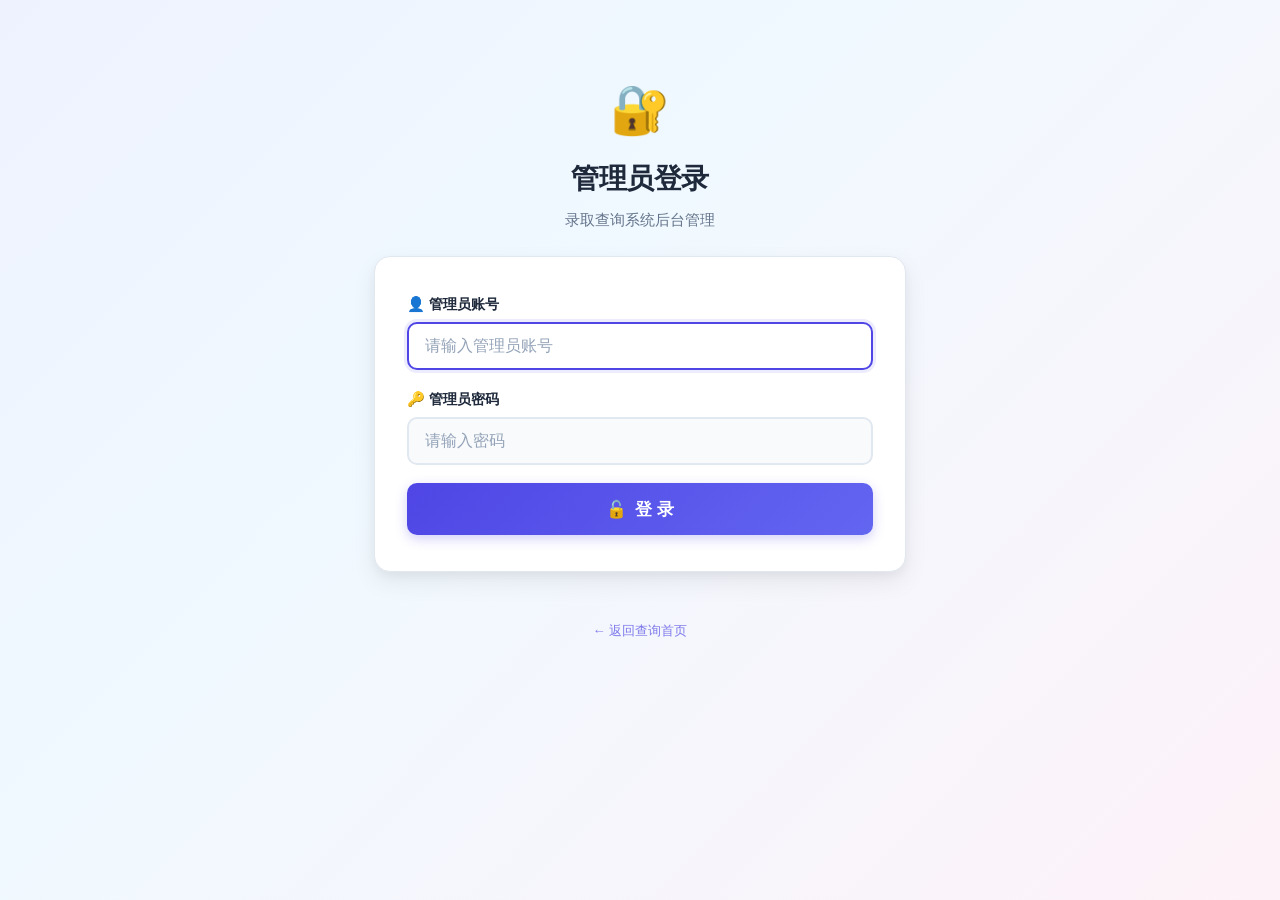
<file: templates/admin_login.html>
<!DOCTYPE html>
<html lang="zh-CN">
<head>
    <meta charset="UTF-8">
    <meta name="viewport" content="width=device-width, initial-scale=1.0">
    <title>管理员登录 - 录取查询系统</title>
    <link rel="stylesheet" href="/static/css/style.css?v={{ app_version }}">
</head>
<body>
    <div class="container">
        <header class="header">
            <div class="header-icon">🔐</div>
            <h1>管理员登录</h1>
            <p class="subtitle">录取查询系统后台管理</p>
        </header>

        <div class="query-card">
            <div class="query-form" id="loginForm">
                <div class="input-group">
                    <label for="usernameInput">
                        <span class="label-icon">👤</span> 管理员账号
                    </label>
                    <input
                        type="text"
                        id="usernameInput"
                        placeholder="请输入管理员账号"
                        autocomplete="off"
                        autofocus
                    >
                </div>
                <div class="input-group">
                    <label for="passwordInput">
                        <span class="label-icon">🔑</span> 管理员密码
                    </label>
                    <input
                        type="password"
                        id="passwordInput"
                        placeholder="请输入密码"
                        autocomplete="off"
                    >
                </div>
                <button class="btn-query" type="button" onclick="doLogin()">
                    <span>🔓</span> 登 录
                </button>
                <p class="form-hint" id="loginMsg" style="display:none;"></p>
            </div>
        </div>

        <footer class="footer">
            <p><a href="/">← 返回查询首页</a></p>
        </footer>
    </div>

    <script>
        async function doLogin() {
            const btn = document.querySelector('.btn-query');
            const msg = document.getElementById('loginMsg');
            msg.style.display = 'none';

            const username = document.getElementById('usernameInput').value.trim();
            const password = document.getElementById('passwordInput').value.trim();

            if (!username || !password) {
                msg.style.display = 'block';
                msg.style.color = '#e74c3c';
                msg.textContent = '请输入账号和密码';
                return;
            }

            btn.disabled = true;
            btn.innerHTML = '<span>⏳</span> 登录中...';

            try {
                const resp = await fetch('/admin/login', {
                    method: 'POST',
                    headers: {'Content-Type': 'application/json'},
                    body: JSON.stringify({ username, password })
                });
                const data = await resp.json();
                if (data.success) {
                    window.location.href = '/admin/dashboard';
                } else {
                    msg.style.display = 'block';
                    msg.style.color = '#e74c3c';
                    msg.textContent = data.message || '登录失败';
                }
            } catch (err) {
                msg.style.display = 'block';
                msg.style.color = '#e74c3c';
                msg.textContent = '网络错误，请重试';
            } finally {
                btn.disabled = false;
                btn.innerHTML = '<span>🔓</span> 登 录';
            }
        }

        // 回车键触发登录
        document.getElementById('passwordInput').addEventListener('keydown', function(e) {
            if (e.key === 'Enter') doLogin();
        });
        document.getElementById('usernameInput').addEventListener('keydown', function(e) {
            if (e.key === 'Enter') doLogin();
        });
    </script>
</body>
</html>
</file>
<file: static/css/style.css>
/* ═══════════════════════════════════════════
   录取查询系统 - 全局样式 v2
   响应式：手机 / 平板 / 桌面
   管理后台 UI 全面优化版
   ═══════════════════════════════════════════ */

/* ── CSS 变量 ── */
:root {
    --primary: #4f46e5;
    --primary-light: #6366f1;
    --primary-dark: #3730a3;
    --primary-bg: rgba(79, 70, 229, 0.06);
    --success: #059669;
    --success-bg: #ecfdf5;
    --success-border: #a7f3d0;
    --danger: #dc2626;
    --danger-bg: #fef2f2;
    --danger-border: #fecaca;
    --danger-light: #fee2e2;
    --warning: #d97706;
    --warning-bg: #fffbeb;
    --warning-border: #fde68a;
    --info: #2563eb;
    --info-bg: #eff6ff;
    --text: #1e293b;
    --text-secondary: #64748b;
    --text-muted: #94a3b8;
    --bg: #f8fafc;
    --bg-dark: #f1f5f9;
    --card-bg: #ffffff;
    --border: #e2e8f0;
    --border-light: #f1f5f9;
    --radius: 16px;
    --radius-md: 12px;
    --radius-sm: 10px;
    --radius-xs: 8px;
    --shadow-sm: 0 1px 2px rgba(0,0,0,.04);
    --shadow: 0 1px 3px rgba(0,0,0,.06), 0 1px 2px rgba(0,0,0,.04);
    --shadow-md: 0 4px 12px rgba(0,0,0,.06), 0 2px 4px rgba(0,0,0,.04);
    --shadow-lg: 0 10px 25px rgba(0,0,0,.07), 0 4px 10px rgba(0,0,0,.04);
    --shadow-xl: 0 20px 50px rgba(0,0,0,.1), 0 8px 20px rgba(0,0,0,.05);
    --transition: 0.2s cubic-bezier(0.4, 0, 0.2, 1);
    --transition-slow: 0.3s cubic-bezier(0.4, 0, 0.2, 1);

    /* 统计卡片专用颜色 */
    --accent-blue: #3b82f6;
    --accent-blue-bg: #eff6ff;
    --accent-green: #10b981;
    --accent-green-bg: #ecfdf5;
    --accent-purple: #8b5cf6;
    --accent-purple-bg: #f5f3ff;
    --accent-orange: #f97316;
    --accent-orange-bg: #fff7ed;
    --accent-teal: #14b8a6;
    --accent-teal-bg: #f0fdfa;
    --accent-rose: #f43f5e;
    --accent-rose-bg: #fff1f2;
}

/* ── 重置与基础 ── */
*, *::before, *::after { box-sizing: border-box; margin: 0; padding: 0; }

html {
    font-size: 16px;
    -webkit-text-size-adjust: 100%;
}

body {
    font-family: -apple-system, BlinkMacSystemFont, "Segoe UI", "PingFang SC",
                 "Hiragino Sans GB", "Microsoft YaHei", "Helvetica Neue", Arial, sans-serif;
    background: linear-gradient(135deg, #eef2ff 0%, #f0f9ff 40%, #fdf2f8 100%);
    background-attachment: fixed;
    min-height: 100vh;
    color: var(--text);
    line-height: 1.6;
    -webkit-font-smoothing: antialiased;
}

/* ── 容器 ── */
.container {
    max-width: 520px;
    margin: 0 auto;
    padding: 24px 16px 40px;
}

@media (min-width: 768px) {
    .container { max-width: 580px; padding: 40px 24px 60px; }
}

body.admin-page .container {
    max-width: 960px;
}
@media (min-width: 768px) {
    body.admin-page .container { max-width: 1000px; }
}
@media (min-width: 1200px) {
    body.admin-page .container { max-width: 1200px; }
}

/* ── 头部 ── */
.header {
    text-align: center;
    padding: 32px 0 24px;
}
.header-icon {
    font-size: 48px;
    margin-bottom: 8px;
    animation: float 3s ease-in-out infinite;
}
@keyframes float {
    0%, 100% { transform: translateY(0); }
    50% { transform: translateY(-8px); }
}
.header h1 {
    font-size: 1.75rem;
    font-weight: 700;
    color: var(--text);
    letter-spacing: -0.02em;
}
.subtitle {
    color: var(--text-secondary);
    margin-top: 6px;
    font-size: 0.95rem;
}

/* ── 查询卡片 ── */
.query-card {
    background: var(--card-bg);
    border-radius: var(--radius);
    padding: 28px 24px;
    box-shadow: var(--shadow-lg);
    border: 1px solid var(--border);
    margin-bottom: 24px;
}
@media (min-width: 768px) {
    .query-card { padding: 36px 32px; }
}

/* ── 输入组 ── */
.input-group {
    margin-bottom: 18px;
}
.input-group label {
    display: block;
    font-size: 0.9rem;
    font-weight: 600;
    color: var(--text);
    margin-bottom: 6px;
}
.label-icon { font-style: normal; }
.label-hint {
    font-weight: 400;
    font-size: 0.8rem;
    color: var(--text-secondary);
}
.input-group input {
    width: 100%;
    height: 48px;
    padding: 0 16px;
    font-size: 1rem;
    border: 2px solid var(--border);
    border-radius: var(--radius-sm);
    background: var(--bg);
    color: var(--text);
    transition: var(--transition);
    outline: none;
    -webkit-appearance: none;
}
.input-group input:focus {
    border-color: var(--primary);
    box-shadow: 0 0 0 3px rgba(79, 70, 229, 0.1);
    background: #fff;
}
.input-group input::placeholder { color: #94a3b8; }

/* ── 按钮 ── */
.btn-query {
    display: flex;
    align-items: center;
    justify-content: center;
    gap: 8px;
    width: 100%;
    height: 52px;
    font-size: 1.05rem;
    font-weight: 600;
    color: #fff;
    background: linear-gradient(135deg, var(--primary), var(--primary-light));
    border: none;
    border-radius: var(--radius-sm);
    cursor: pointer;
    transition: var(--transition);
    box-shadow: 0 4px 12px rgba(79, 70, 229, 0.25);
    margin-top: 6px;
    -webkit-tap-highlight-color: transparent;
}
.btn-query:hover {
    transform: translateY(-1px);
    box-shadow: 0 6px 20px rgba(79, 70, 229, 0.35);
}
.btn-query:active {
    transform: translateY(0);
    box-shadow: 0 2px 8px rgba(79, 70, 229, 0.2);
}
.btn-query:disabled {
    opacity: 0.6;
    cursor: not-allowed;
    transform: none;
}
.form-hint {
    text-align: center;
    color: var(--text-secondary);
    font-size: 0.8rem;
    margin-top: 12px;
}

/* ── 结果区域 ── */
.result-area { animation: fadeInUp 0.4s ease; }
@keyframes fadeInUp {
    from { opacity: 0; transform: translateY(12px); }
    to { opacity: 1; transform: translateY(0); }
}
.result-card {
    padding: 28px 24px;
    border-radius: var(--radius);
    text-align: center;
}
.result-card.success {
    background: var(--success-bg);
    border: 2px solid var(--success-border);
}
.result-card.fail {
    background: var(--danger-bg);
    border: 2px solid var(--danger-border);
}
.result-icon {
    font-size: 56px;
    margin-bottom: 12px;
}
.result-card h2 {
    font-size: 1.35rem;
    margin-bottom: 8px;
}
.result-card.success h2 { color: var(--success); }
.result-card.fail h2 { color: var(--danger); }
.result-detail {
    display: inline-block;
    text-align: left;
    margin-top: 12px;
}
.result-detail p {
    padding: 4px 0;
    font-size: 0.95rem;
}
.result-detail strong { color: var(--text); }

/* ── 底部 ── */
.footer {
    text-align: center;
    padding: 24px 0 16px;
    color: var(--text-secondary);
    font-size: 0.82rem;
    opacity: 0.7;
}
.footer a {
    color: var(--primary);
    text-decoration: none;
}
.footer a:hover { text-decoration: underline; }

/* ═══════════════════════════════════════════
   管理后台样式 - 全面优化
   ═══════════════════════════════════════════ */

/* ── 导航栏 ── */
.admin-nav {
    display: flex;
    align-items: center;
    justify-content: space-between;
    flex-wrap: wrap;
    gap: 12px;
    padding: 20px 24px;
    background: var(--card-bg);
    border-radius: var(--radius);
    box-shadow: var(--shadow);
    border: 1px solid var(--border);
    margin-bottom: 24px;
}
.admin-nav-brand {
    display: flex;
    align-items: center;
    gap: 10px;
}
.admin-nav-icon {
    width: 40px;
    height: 40px;
    background: linear-gradient(135deg, var(--primary), var(--primary-light));
    border-radius: var(--radius-xs);
    display: flex;
    align-items: center;
    justify-content: center;
    font-size: 1.3rem;
    color: #fff;
    flex-shrink: 0;
}
.admin-nav h2 {
    font-size: 1.15rem;
    font-weight: 700;
    color: var(--text);
    white-space: nowrap;
}
.admin-nav-stats {
    display: flex;
    gap: 8px;
    flex-wrap: wrap;
}
.nav-actions {
    display: flex;
    align-items: center;
    gap: 8px;
    flex-wrap: wrap;
}

.stat-badge {
    display: inline-flex;
    align-items: center;
    gap: 4px;
    padding: 5px 14px;
    border-radius: 20px;
    font-size: 0.8rem;
    font-weight: 600;
    background: var(--primary-bg);
    color: var(--primary);
    border: 1px solid rgba(79, 70, 229, 0.15);
    white-space: nowrap;
}
.stat-badge.kete {
    background: #eff6ff;
    color: #2563eb;
    border-color: rgba(37, 99, 235, 0.2);
}
.stat-badge.yucai {
    background: #fef3c7;
    color: #d97706;
    border-color: rgba(217, 119, 6, 0.2);
}

.btn-logout, .btn-back {
    font-size: 0.82rem;
    font-weight: 500;
    text-decoration: none;
    padding: 7px 14px;
    border-radius: 8px;
    transition: var(--transition);
    white-space: nowrap;
    display: inline-flex;
    align-items: center;
    gap: 4px;
}
.btn-back {
    color: var(--text-secondary);
    background: var(--bg);
    border: 1px solid var(--border);
}
.btn-back:hover {
    background: var(--border);
    color: var(--text);
}
.btn-logout {
    color: var(--danger);
    background: var(--danger-bg);
    border: 1px solid var(--danger-border);
}
.btn-logout:hover {
    background: var(--danger);
    color: #fff;
    border-color: var(--danger);
}

/* ── 统计概览卡片 ── */
.stats-grid {
    display: grid;
    grid-template-columns: repeat(3, 1fr);
    gap: 16px;
    margin-bottom: 24px;
}

.stat-card {
    position: relative;
    background: var(--card-bg);
    border-radius: var(--radius-md);
    padding: 20px;
    box-shadow: var(--shadow);
    border: 1px solid var(--border);
    display: flex;
    align-items: center;
    gap: 16px;
    transition: var(--transition);
    overflow: hidden;
}
.stat-card::before {
    content: '';
    position: absolute;
    left: 0;
    top: 0;
    bottom: 0;
    width: 4px;
    border-radius: 0 2px 2px 0;
    transition: var(--transition);
}
.stat-card:hover {
    box-shadow: var(--shadow-md);
    transform: translateY(-2px);
}
.stat-card:hover::before {
    width: 5px;
}

.stat-card-icon-wrap {
    width: 44px;
    height: 44px;
    border-radius: var(--radius-xs);
    display: flex;
    align-items: center;
    justify-content: center;
    font-size: 1.3rem;
    flex-shrink: 0;
}
.stat-card-info {
    flex: 1;
    min-width: 0;
}
.stat-card-value {
    font-size: 1.5rem;
    font-weight: 800;
    color: var(--text);
    line-height: 1.2;
    letter-spacing: -0.02em;
}
.stat-card-label {
    font-size: 0.78rem;
    color: var(--text-secondary);
    margin-top: 2px;
    white-space: nowrap;
    overflow: hidden;
    text-overflow: ellipsis;
}

/* 卡片颜色变体 */
.stat-card.accent-blue::before { background: var(--accent-blue); }
.stat-card.accent-blue .stat-card-icon-wrap { background: var(--accent-blue-bg); color: var(--accent-blue); }
.stat-card.accent-blue .stat-card-value { color: var(--accent-blue); }

.stat-card.accent-green::before { background: var(--accent-green); }
.stat-card.accent-green .stat-card-icon-wrap { background: var(--accent-green-bg); color: var(--accent-green); }
.stat-card.accent-green .stat-card-value { color: var(--accent-green); }

.stat-card.accent-purple::before { background: var(--accent-purple); }
.stat-card.accent-purple .stat-card-icon-wrap { background: var(--accent-purple-bg); color: var(--accent-purple); }
.stat-card.accent-purple .stat-card-value { color: var(--accent-purple); }

.stat-card.accent-orange::before { background: var(--accent-orange); }
.stat-card.accent-orange .stat-card-icon-wrap { background: var(--accent-orange-bg); color: var(--accent-orange); }
.stat-card.accent-orange .stat-card-value { color: var(--accent-orange); }

.stat-card.accent-teal::before { background: var(--accent-teal); }
.stat-card.accent-teal .stat-card-icon-wrap { background: var(--accent-teal-bg); color: var(--accent-teal); }
.stat-card.accent-teal .stat-card-value { color: var(--accent-teal); }

.stat-card.accent-rose::before { background: var(--accent-rose); }
.stat-card.accent-rose .stat-card-icon-wrap { background: var(--accent-rose-bg); color: var(--accent-rose); }
.stat-card.accent-rose .stat-card-value { color: var(--accent-rose); }

/* ── 管理区域 ── */
.admin-section {
    background: var(--card-bg);
    border-radius: var(--radius);
    padding: 24px;
    box-shadow: var(--shadow);
    border: 1px solid var(--border);
    margin-bottom: 20px;
}
.admin-section h3 {
    font-size: 1.05rem;
    font-weight: 700;
    margin-bottom: 20px;
    display: flex;
    align-items: center;
    gap: 8px;
    color: var(--text);
}
.admin-section h3::after {
    content: '';
    flex: 1;
    height: 1px;
    background: var(--border);
    margin-left: 8px;
}

/* ���─ 班型选择卡片 ── */
.class-type-cards {
    display: grid;
    grid-template-columns: 1fr 1fr;
    gap: 12px;
    margin-bottom: 16px;
}
.class-type-card {
    position: relative;
    padding: 16px;
    border: 2px solid var(--border);
    border-radius: var(--radius-md);
    cursor: pointer;
    transition: var(--transition);
    background: var(--bg);
    text-align: center;
    user-select: none;
    -webkit-tap-highlight-color: transparent;
}
.class-type-card:hover {
    border-color: var(--primary-light);
    background: var(--primary-bg);
}
.class-type-card.active {
    border-color: var(--primary);
    background: var(--primary-bg);
    box-shadow: 0 0 0 3px rgba(79, 70, 229, 0.1);
}
.class-type-card .card-radio {
    display: none;
}
.class-type-card-icon {
    font-size: 1.8rem;
    margin-bottom: 6px;
}
.class-type-card-name {
    font-weight: 700;
    font-size: 0.92rem;
    color: var(--text);
    line-height: 1.4;
}
.class-type-card .check-mark {
    position: absolute;
    top: 8px;
    right: 10px;
    width: 20px;
    height: 20px;
    border-radius: 50%;
    background: var(--primary);
    color: #fff;
    font-size: 0.7rem;
    display: none;
    align-items: center;
    justify-content: center;
}
.class-type-card.active .check-mark {
    display: flex;
}

/* ── 上传标签页 ── */
.upload-tabs {
    display: flex;
    gap: 0;
    border-bottom: 2px solid var(--border);
    margin-bottom: 16px;
}
.tab-btn {
    padding: 10px 20px;
    border: none;
    background: transparent;
    font-size: 0.88rem;
    cursor: pointer;
    color: var(--text-secondary);
    transition: var(--transition);
    font-weight: 500;
    position: relative;
    -webkit-tap-highlight-color: transparent;
}
.tab-btn::after {
    content: '';
    position: absolute;
    bottom: -2px;
    left: 0;
    right: 0;
    height: 2px;
    background: var(--primary);
    transform: scaleX(0);
    transition: transform var(--transition);
}
.tab-btn.active {
    color: var(--primary);
    font-weight: 600;
}
.tab-btn.active::after {
    transform: scaleX(1);
}
.tab-btn:hover { color: var(--primary); }
.tab-btn.tab-download {
    margin-left: auto;
    text-decoration: none;
    color: var(--text-secondary);
    font-size: 0.82rem;
}
.tab-btn.tab-download:hover { color: var(--primary); }

.tab-panel { display: none; }
.tab-panel.active { display: block; }

.tab-hint {
    font-size: 0.82rem;
    color: var(--text-secondary);
    margin-bottom: 10px;
}
.tab-hint code {
    background: var(--bg);
    padding: 2px 6px;
    border-radius: 4px;
    font-size: 0.8rem;
}

.tab-panel textarea {
    width: 100%;
    padding: 14px;
    border: 2px solid var(--border);
    border-radius: var(--radius-sm);
    font-size: 0.9rem;
    font-family: inherit;
    resize: vertical;
    outline: none;
    transition: var(--transition);
    background: var(--bg);
    line-height: 1.7;
}
.tab-panel textarea:focus {
    border-color: var(--primary);
    box-shadow: 0 0 0 3px rgba(79, 70, 229, 0.1);
}

/* ── 文件拖拽区 ── */
.file-drop-zone {
    border: 2px dashed var(--border);
    border-radius: var(--radius-sm);
    padding: 40px 24px;
    text-align: center;
    cursor: pointer;
    transition: var(--transition);
    color: var(--text-secondary);
    background: var(--bg);
}
.file-drop-zone:hover, .file-drop-zone.drag-over {
    border-color: var(--primary);
    background: var(--primary-bg);
    color: var(--primary);
}
.file-drop-zone .drop-icon {
    font-size: 2rem;
    display: block;
    margin-bottom: 8px;
    transition: transform var(--transition);
}
.file-drop-zone:hover .drop-icon,
.file-drop-zone.drag-over .drop-icon {
    transform: scale(1.1);
}

/* ── 上传按钮 ── */
.upload-actions {
    display: flex;
    align-items: center;
    gap: 14px;
    margin-top: 16px;
}
.upload-msg {
    font-size: 0.85rem;
    font-weight: 500;
}
.upload-msg.ok { color: var(--success); }
.upload-msg.err { color: var(--danger); }

.btn-primary {
    padding: 10px 24px;
    font-size: 0.9rem;
    font-weight: 600;
    color: #fff;
    background: linear-gradient(135deg, var(--primary), var(--primary-light));
    border: none;
    border-radius: 8px;
    cursor: pointer;
    transition: var(--transition);
    white-space: nowrap;
    box-shadow: 0 2px 8px rgba(79, 70, 229, 0.2);
    -webkit-tap-highlight-color: transparent;
}
.btn-primary:hover {
    background: var(--primary-light);
    box-shadow: 0 4px 14px rgba(79, 70, 229, 0.3);
    transform: translateY(-1px);
}
.btn-primary:active {
    transform: translateY(0);
}
.btn-primary:disabled {
    opacity: 0.6;
    cursor: not-allowed;
    transform: none;
}
.btn-primary.btn-lg {
    padding: 12px 32px;
    font-size: 0.95rem;
    border-radius: 10px;
    width: 100%;
}
.btn-primary.btn-sm {
    padding: 6px 14px;
    font-size: 0.8rem;
    border-radius: 6px;
}
.btn-primary.btn-icon {
    width: 38px;
    height: 38px;
    padding: 0;
    display: inline-flex;
    align-items: center;
    justify-content: center;
    border-radius: 8px;
}

/* ── 工具栏 ── */
.list-toolbar {
    display: flex;
    align-items: center;
    gap: 10px;
    margin-bottom: 16px;
    flex-wrap: wrap;
}
.search-box {
    flex: 1;
    min-width: 180px;
    position: relative;
}
.search-box .search-icon {
    position: absolute;
    left: 12px;
    top: 50%;
    transform: translateY(-50%);
    color: var(--text-muted);
    font-size: 0.9rem;
    pointer-events: none;
    z-index: 1;
}
.search-box input {
    width: 100%;
    height: 40px;
    padding: 0 14px 0 36px;
    border: 2px solid var(--border);
    border-radius: 8px;
    font-size: 0.88rem;
    outline: none;
    transition: var(--transition);
    background: var(--bg);
    color: var(--text);
}
.search-box input:focus {
    border-color: var(--primary);
    box-shadow: 0 0 0 3px rgba(79, 70, 229, 0.08);
    background: #fff;
}
.search-box input::placeholder { color: var(--text-muted); }

.list-toolbar select {
    height: 40px;
    padding: 0 32px 0 12px;
    border: 2px solid var(--border);
    border-radius: 8px;
    font-size: 0.85rem;
    background: var(--bg);
    color: var(--text);
    cursor: pointer;
    outline: none;
    appearance: none;
    -webkit-appearance: none;
    background-image: url("data:image/svg+xml,%3Csvg xmlns='http://www.w3.org/2000/svg' width='12' height='12' viewBox='0 0 12 12'%3E%3Cpath fill='%2364748b' d='M6 8L1 3h10z'/%3E%3C/svg%3E");
    background-repeat: no-repeat;
    background-position: right 10px center;
    transition: var(--transition);
}
.list-toolbar select:focus {
    border-color: var(--primary);
}

.toolbar-actions {
    display: flex;
    gap: 6px;
    flex-wrap: wrap;
}
.toolbar-actions .btn-group {
    display: flex;
    gap: 0;
}
.toolbar-actions .btn-group .btn-primary:first-child {
    border-radius: 8px 0 0 8px;
}
.toolbar-actions .btn-group .btn-primary:last-child {
    border-radius: 0 8px 8px 0;
}

.btn-outline {
    padding: 8px 16px;
    font-size: 0.82rem;
    font-weight: 500;
    color: var(--text-secondary);
    background: transparent;
    border: 1.5px solid var(--border);
    border-radius: 8px;
    cursor: pointer;
    transition: var(--transition);
    white-space: nowrap;
    -webkit-tap-highlight-color: transparent;
}
.btn-outline:hover {
    border-color: var(--primary);
    color: var(--primary);
    background: var(--primary-bg);
}

.btn-danger-outline {
    padding: 8px 16px;
    font-size: 0.82rem;
    font-weight: 500;
    color: var(--danger);
    background: transparent;
    border: 1.5px solid var(--danger-border);
    border-radius: 8px;
    cursor: pointer;
    transition: var(--transition);
    white-space: nowrap;
    -webkit-tap-highlight-color: transparent;
}
.btn-danger-outline:hover {
    background: var(--danger);
    color: #fff;
    border-color: var(--danger);
}

/* ── 数据表格 ── */
.table-wrapper {
    overflow-x: auto;
    -webkit-overflow-scrolling: touch;
    border-radius: var(--radius-xs);
    border: 1px solid var(--border);
    background: #fff;
}
.data-table {
    width: 100%;
    border-collapse: collapse;
    font-size: 0.88rem;
    min-width: 600px;
}
.data-table thead {
    position: sticky;
    top: 0;
    z-index: 2;
}
.data-table th {
    background: #1e293b;
    padding: 12px 16px;
    text-align: left;
    font-weight: 600;
    color: #e2e8f0;
    font-size: 0.78rem;
    text-transform: uppercase;
    letter-spacing: 0.04em;
    border-bottom: 2px solid #334155;
    white-space: nowrap;
}
.data-table th:first-child { border-radius: 8px 0 0 0; }
.data-table th:last-child { border-radius: 0 8px 0 0; }

.data-table td {
    padding: 11px 16px;
    border-bottom: 1px solid var(--border-light);
    color: var(--text);
    vertical-align: middle;
}
.data-table tbody tr {
    transition: background var(--transition);
    border-left: 3px solid transparent;
}
.data-table tbody tr:hover {
    background: #f8fafc;
    border-left-color: var(--primary);
}
.data-table tbody tr:last-child td {
    border-bottom: none;
}

/* 表格复选框 */
.data-table input[type="checkbox"] {
    width: 16px;
    height: 16px;
    accent-color: var(--primary);
    cursor: pointer;
}

.loading-cell {
    text-align: center;
    color: var(--text-secondary);
    padding: 40px !important;
}

/* 空状态 */
.empty-state {
    text-align: center;
    padding: 48px 24px;
    color: var(--text-secondary);
}
.empty-state-icon {
    font-size: 2.5rem;
    margin-bottom: 12px;
    opacity: 0.5;
}
.empty-state-text {
    font-size: 0.9rem;
}

/* 操作按钮 */
.btn-edit, .btn-delete {
    padding: 5px 12px;
    font-size: 0.78rem;
    font-weight: 500;
    border-radius: 6px;
    cursor: pointer;
    transition: var(--transition);
    white-space: nowrap;
    -webkit-tap-highlight-color: transparent;
}
.btn-edit {
    color: var(--primary);
    background: var(--primary-bg);
    border: 1px solid rgba(79, 70, 229, 0.2);
    margin-right: 4px;
}
.btn-edit:hover {
    background: var(--primary);
    color: #fff;
    border-color: var(--primary);
}
.btn-delete {
    color: var(--danger);
    background: var(--danger-bg);
    border: 1px solid var(--danger-border);
}
.btn-delete:hover {
    background: var(--danger);
    color: #fff;
    border-color: var(--danger);
}

/* ── 分页 ── */
.pagination {
    display: flex;
    justify-content: center;
    align-items: center;
    gap: 6px;
    margin-top: 20px;
    flex-wrap: wrap;
}
.page-btn {
    min-width: 36px;
    height: 36px;
    padding: 0 8px;
    border: 1px solid var(--border);
    background: #fff;
    border-radius: 8px;
    cursor: pointer;
    font-size: 0.85rem;
    color: var(--text);
    transition: var(--transition);
    display: inline-flex;
    align-items: center;
    justify-content: center;
    -webkit-tap-highlight-color: transparent;
}
.page-btn:hover {
    border-color: var(--primary);
    color: var(--primary);
    background: var(--primary-bg);
}
.page-btn.active {
    background: var(--primary);
    color: #fff;
    border-color: var(--primary);
    font-weight: 700;
    box-shadow: 0 2px 8px rgba(79, 70, 229, 0.25);
}
.page-btn:disabled {
    opacity: 0.3;
    cursor: not-allowed;
    pointer-events: none;
}
.page-info {
    font-size: 0.8rem;
    color: var(--text-secondary);
    padding: 0 6px;
    white-space: nowrap;
}

/* ═══════════════════════════════════════════
   查询日志颜色标记
   ═══════════════════════════════════════════ */
.log-row-admitted {
    background: #f0fdf4 !important;
    border-left-color: var(--success) !important;
}
.log-row-admitted:hover {
    background: #dcfce7 !important;
}
.log-row-rejected {
    background: #fef2f2 !important;
    border-left-color: var(--danger) !important;
}
.log-row-rejected:hover {
    background: #fee2e2 !important;
}

.log-status {
    font-weight: 600;
    font-size: 0.82rem;
    display: inline-flex;
    align-items: center;
    gap: 4px;
}
.log-status.admitted {
    color: #059669;
    background: #ecfdf5;
    padding: 2px 10px;
    border-radius: 12px;
    border: 1px solid #a7f3d0;
}
.log-status.rejected {
    color: #dc2626;
    background: #fef2f2;
    padding: 2px 10px;
    border-radius: 12px;
    border: 1px solid #fecaca;
}

.confirmed-badge {
    display: inline-block;
    padding: 3px 8px;
    border-radius: 10px;
    font-size: 0.72rem;
    font-weight: 500;
    color: #059669;
    background: #ecfdf5;
    border: 1px solid #a7f3d0;
    margin: 2px 2px;
    line-height: 1.3;
    max-width: 100%;
    word-break: break-all;
    white-space: normal;
    text-align: center;
}

/* 移动端查询日志卡片中的培养需求标签特殊布局 */
.table-wrapper.card-view tbody td[data-label="培养需求"] {
    flex-direction: column;
    align-items: flex-start;
}
.table-wrapper.card-view tbody td[data-label="培养需求"]::before {
    margin-bottom: 4px;
}
.table-wrapper.card-view tbody td[data-label="培养需求"] .confirmed-badge {
    display: inline-block;
    text-align: left;
    max-width: 100%;
}

/* 操作日志标签 */
.audit-tag {
    display: inline-flex;
    align-items: center;
    gap: 4px;
    padding: 3px 10px;
    border-radius: 12px;
    font-size: 0.78rem;
    font-weight: 600;
    white-space: nowrap;
}

/* ═══════════════════════════════════════════
   Toast 通知系统
   ═══════════════════════════════════════════ */
.toast-container {
    position: fixed;
    top: 20px;
    right: 20px;
    z-index: 9999;
    display: flex;
    flex-direction: column;
    gap: 8px;
    max-width: 400px;
}
.toast {
    display: flex;
    align-items: center;
    gap: 10px;
    padding: 14px 18px;
    border-radius: var(--radius-sm);
    background: #fff;
    box-shadow: var(--shadow-lg);
    border: 1px solid var(--border);
    animation: toastIn 0.3s ease;
    font-size: 0.88rem;
    font-weight: 500;
    max-width: 100%;
}
.toast.toast-success {
    border-left: 4px solid var(--success);
    color: var(--success);
}
.toast.toast-error {
    border-left: 4px solid var(--danger);
    color: var(--danger);
}
.toast.toast-warning {
    border-left: 4px solid var(--warning);
    color: var(--warning);
}
.toast.toast-info {
    border-left: 4px solid var(--info);
    color: var(--info);
}
.toast-icon { font-size: 1.1rem; flex-shrink: 0; }
.toast-msg { flex: 1; }
.toast-close {
    background: none;
    border: none;
    font-size: 1.1rem;
    cursor: pointer;
    color: var(--text-muted);
    padding: 0 2px;
    line-height: 1;
}
.toast-close:hover { color: var(--text); }
.toast.toast-out {
    animation: toastOut 0.3s ease forwards;
}

@keyframes toastIn {
    from { opacity: 0; transform: translateX(40px); }
    to { opacity: 1; transform: translateX(0); }
}
@keyframes toastOut {
    from { opacity: 1; transform: translateX(0); }
    to { opacity: 0; transform: translateX(40px); }
}

/* ═══════════════════════════════════════════
   移动端表格 → 卡片视图
   ═══════════════════════════════════════════ */
@media (max-width: 767px) {
    .table-wrapper.card-view {
        border: none;
        background: transparent;
        overflow-x: visible;
    }
    .table-wrapper.card-view .data-table {
        min-width: unset;
    }
    .table-wrapper.card-view thead {
        display: none;
    }
    .table-wrapper.card-view tbody {
        display: flex;
        flex-direction: column;
        gap: 10px;
    }
    .table-wrapper.card-view tbody tr {
        display: flex;
        flex-direction: column;
        background: var(--card-bg);
        border: 1px solid var(--border);
        border-radius: var(--radius-md);
        padding: 14px 16px;
        box-shadow: var(--shadow-sm);
        border-left: 4px solid var(--primary) !important;
        gap: 6px;
    }
    .table-wrapper.card-view tbody tr:hover {
        background: var(--card-bg);
        box-shadow: var(--shadow);
    }
    .table-wrapper.card-view tbody td {
        display: flex;
        justify-content: space-between;
        align-items: center;
        padding: 4px 0;
        border: none;
        font-size: 0.88rem;
    }
    .table-wrapper.card-view tbody td::before {
        content: attr(data-label);
        font-weight: 600;
        color: var(--text-secondary);
        font-size: 0.78rem;
        margin-right: 12px;
        white-space: nowrap;
    }
    .table-wrapper.card-view tbody td:first-child {
        display: none; /* 隐藏复选框列，或用其他方式处理 */
    }
    .table-wrapper.card-view .log-row-admitted {
        border-left-color: var(--success) !important;
    }
    .table-wrapper.card-view .log-row-rejected {
        border-left-color: var(--danger) !important;
    }
}

/* ═══════════════════════════════════════════
   响应式 - 移动端
   ═══════════════════════════════════════════ */
@media (max-width: 768px) {
    /* 导航栏 */
    .admin-nav {
        flex-direction: column;
        align-items: stretch;
        padding: 16px;
        gap: 10px;
    }
    .admin-nav-stats {
        order: 1;
        overflow-x: auto;
        padding-bottom: 4px;
        -webkit-overflow-scrolling: touch;
    }
    .nav-actions {
        order: 2;
        justify-content: flex-end;
    }

    /* 统计卡片 */
    .stats-grid {
        grid-template-columns: repeat(2, 1fr);
        gap: 10px;
    }
    .stat-card {
        padding: 14px 12px;
        gap: 10px;
    }
    .stat-card-icon-wrap {
        width: 36px;
        height: 36px;
        font-size: 1.1rem;
    }
    .stat-card-value {
        font-size: 1.25rem;
    }
    .stat-card-label {
        font-size: 0.7rem;
    }

    /* 区域 */
    .admin-section {
        padding: 16px;
    }

    /* 工具栏 */
    .list-toolbar {
        flex-direction: column;
        gap: 8px;
    }
    .search-box {
        width: 100%;
        min-width: unset;
    }
    .toolbar-actions {
        width: 100%;
        justify-content: flex-start;
    }
    .toolbar-actions .btn-primary,
    .toolbar-actions .btn-danger-outline {
        padding: 7px 12px;
        font-size: 0.78rem;
    }

    /* 上传区 */
    .upload-actions {
        flex-direction: column;
        align-items: stretch;
    }
    .upload-actions .btn-primary {
        width: 100%;
    }

    /* 班型卡片 */
    .class-type-cards {
        grid-template-columns: 1fr 1fr;
        gap: 8px;
    }
    .class-type-card {
        padding: 14px 10px;
    }
    .class-type-card-name {
        font-size: 0.82rem;
    }
}

@media (max-width: 480px) {
    .header { padding: 20px 0 16px; }
    .header h1 { font-size: 1.4rem; }
    .header-icon { font-size: 40px; }
    .query-card { padding: 20px 16px; }
    .input-group input { height: 44px; font-size: 0.95rem; }
    .btn-query { height: 48px; font-size: 1rem; }

    .container {
        padding: 16px 12px 32px;
    }
    .admin-nav {
        padding: 12px;
    }
    .admin-nav h2 {
        font-size: 1rem;
    }
    .stats-grid {
        grid-template-columns: repeat(2, 1fr);
        gap: 8px;
    }
    .stat-card {
        padding: 12px 10px;
        gap: 8px;
    }
    .stat-card-icon-wrap {
        width: 32px;
        height: 32px;
        font-size: 1rem;
    }
    .stat-card-value {
        font-size: 1.15rem;
    }
    .admin-section {
        padding: 14px;
        border-radius: var(--radius-md);
    }
    .admin-section h3 {
        font-size: 0.95rem;
    }

    .upload-tabs {
        flex-wrap: wrap;
    }
    .tab-btn {
        font-size: 0.8rem;
        padding: 8px 12px;
    }
    .tab-btn.tab-download {
        margin-left: 0;
        width: 100%;
        text-align: center;
    }
    .class-type-cards {
        grid-template-columns: 1fr 1fr;
    }
    .btn-edit, .btn-delete {
        padding: 4px 10px;
        font-size: 0.72rem;
    }
    .pagination {
        gap: 4px;
    }
    .page-btn {
        min-width: 32px;
        height: 32px;
        font-size: 0.8rem;
    }
    .toast-container {
        left: 12px;
        right: 12px;
        top: 12px;
        max-width: none;
    }
}

@media (max-width: 380px) {
    .stats-grid {
        grid-template-columns: repeat(2, 1fr);
        gap: 6px;
    }
    .stat-card {
        padding: 10px 8px;
        gap: 6px;
    }
    .stat-card-value {
        font-size: 1.05rem;
    }
    .stat-card-label {
        font-size: 0.66rem;
    }
    .class-type-cards {
        grid-template-columns: 1fr 1fr;
    }
}

/* ── 键盘可用性 ── */
:focus-visible {
    outline: 2px solid var(--primary);
    outline-offset: 2px;
    border-radius: 2px;
}

/* ── 打印样式 ── */
@media print {
    body { background: #fff; }
    .container { max-width: 100%; padding: 0; }
    .btn-query, .footer, .btn-primary, .btn-edit, .btn-delete,
    .admin-nav, .toast-container { display: none; }
}

/* ═══════════════════════════════════════════
   上传预览模态框（优化版）
   ═══════════════════════════════════════════ */
.modal-overlay {
    position: fixed;
    top: 0; left: 0;
    width: 100%; height: 100%;
    background: rgba(15, 23, 42, 0.6);
    backdrop-filter: blur(4px);
    -webkit-backdrop-filter: blur(4px);
    z-index: 1000;
    display: flex;
    align-items: center;
    justify-content: center;
    padding: 16px;
    animation: fadeIn 0.2s ease;
}
@keyframes fadeIn {
    from { opacity: 0; }
    to { opacity: 1; }
}

.modal-content {
    background: #fff;
    border-radius: var(--radius);
    max-width: 600px;
    width: 100%;
    max-height: 85vh;
    overflow-y: auto;
    box-shadow: var(--shadow-xl);
    animation: modalSlideIn 0.3s ease;
}
@keyframes modalSlideIn {
    from { opacity: 0; transform: scale(0.95) translateY(10px); }
    to { opacity: 1; transform: scale(1) translateY(0); }
}

.preview-modal { padding: 28px; }
.preview-modal h3 {
    margin: 0 0 20px;
    font-size: 1.2rem;
    color: var(--text);
    font-weight: 700;
    display: flex;
    align-items: center;
    gap: 8px;
}
.preview-info {
    display: flex;
    gap: 24px;
    margin-bottom: 16px;
    font-size: 0.92rem;
    color: var(--text-secondary);
    flex-wrap: wrap;
}
.preview-info strong {
    color: var(--primary);
    font-size: 1.05rem;
}
.preview-table-wrap {
    max-height: 320px;
    overflow-y: auto;
    border: 1px solid var(--border);
    border-radius: 8px;
    margin-bottom: 12px;
}
.preview-table {
    width: 100%;
    border-collapse: collapse;
    font-size: 0.9rem;
}
.preview-table th {
    background: #1e293b;
    color: #e2e8f0;
    padding: 10px 14px;
    text-align: left;
    font-weight: 600;
    font-size: 0.78rem;
    text-transform: uppercase;
    letter-spacing: 0.03em;
    position: sticky;
    top: 0;
    z-index: 1;
}
.preview-table td {
    padding: 8px 14px;
    border-bottom: 1px solid var(--border-light);
}
.preview-table tbody tr:hover {
    background: #f8fafc;
}
.preview-warning {
    font-size: 0.85rem;
    color: var(--warning);
    margin: 10px 0 20px;
    padding: 10px 14px;
    background: var(--warning-bg);
    border-radius: 8px;
    border: 1px solid var(--warning-border);
    display: flex;
    align-items: center;
    gap: 6px;
}
.modal-buttons {
    display: flex;
    gap: 12px;
    justify-content: flex-end;
}
.btn-cancel {
    padding: 10px 24px;
    border: 1.5px solid var(--border);
    border-radius: 8px;
    background: #fff;
    cursor: pointer;
    font-size: 0.9rem;
    font-weight: 500;
    color: var(--text-secondary);
    transition: var(--transition);
}
.btn-cancel:hover {
    background: var(--bg);
    border-color: var(--text-muted);
}

/* 移动端模态框 */
@media (max-width: 640px) {
    .modal-overlay {
        padding: 8px;
        align-items: flex-end;
    }
    .modal-content {
        max-width: 100%;
        max-height: 92vh;
        border-radius: var(--radius) var(--radius) 0 0;
        animation: modalSlideUp 0.3s ease;
    }
    @keyframes modalSlideUp {
        from { opacity: 0; transform: translateY(40px); }
        to { opacity: 1; transform: translateY(0); }
    }
    .preview-modal {
        padding: 20px 16px;
    }
    .preview-table {
        font-size: 0.8rem;
    }
    .preview-table th, .preview-table td {
        padding: 6px 10px;
    }
    .modal-buttons {
        flex-direction: column-reverse;
    }
    .modal-buttons .btn-primary,
    .modal-buttons .btn-cancel {
        width: 100%;
        text-align: center;
    }
}
</file>
